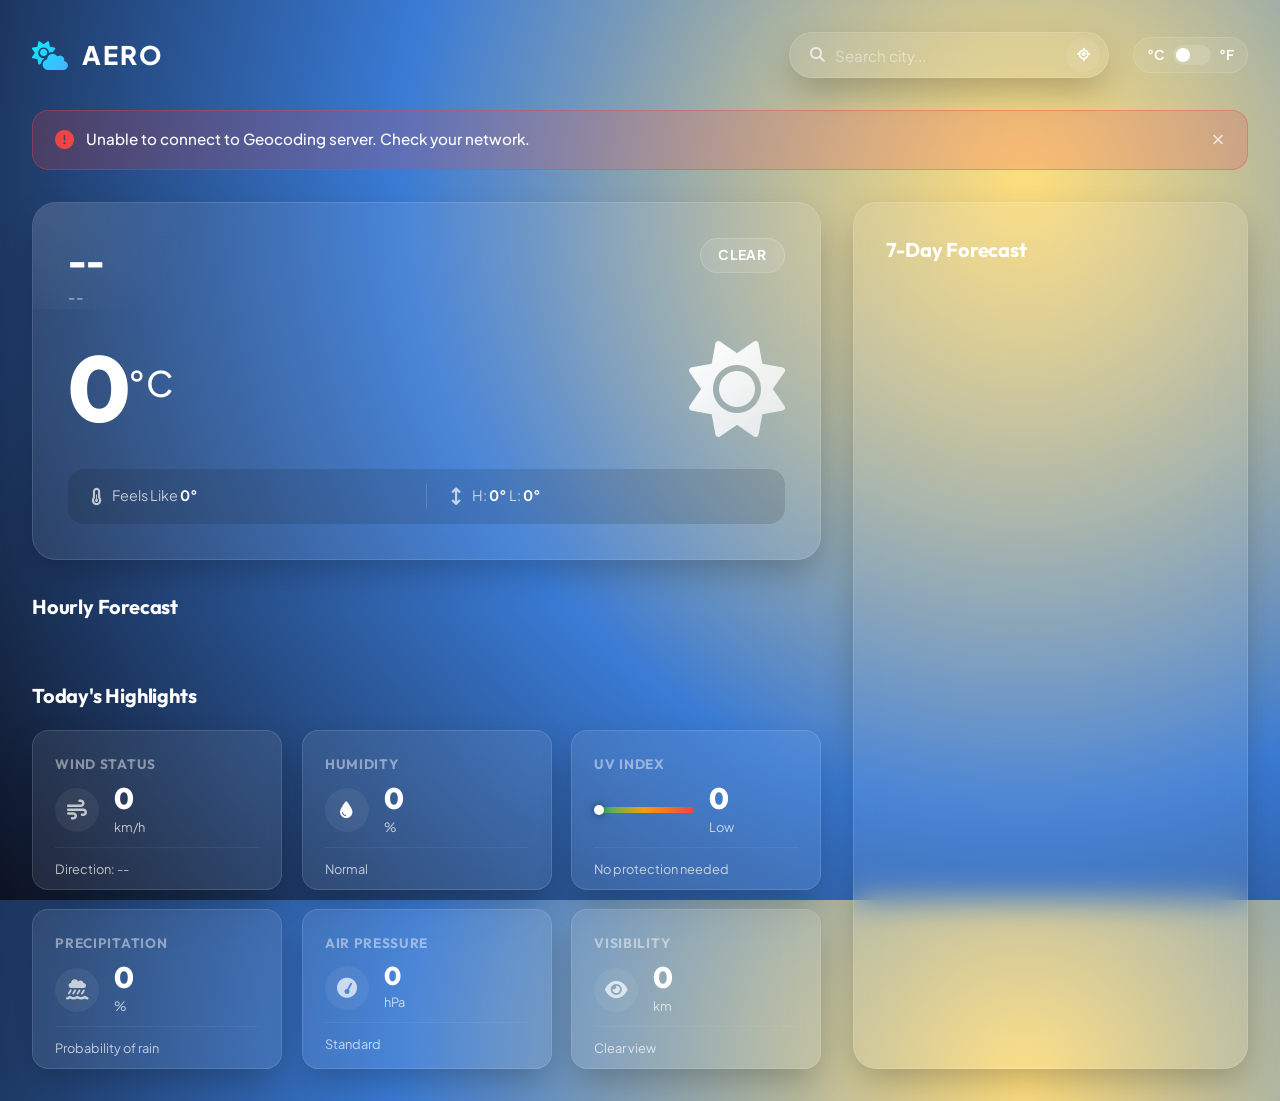
<file: index.html>
<!DOCTYPE html>
<html lang="en">
<head>
    <meta charset="UTF-8">
    <meta name="viewport" content="width=device-width, initial-scale=1.0">
    <title>Aero | Dynamic Weather Dashboard</title>
    <meta name="description" content="Access live weather conditions, hourly forecasts, and 7-day outlooks for any city using geolocation and auto-geocoded lookup.">
    <!-- Google Fonts -->
    <link rel="preconnect" href="https://fonts.googleapis.com">
    <link rel="preconnect" href="https://fonts.gstatic.com" crossorigin>
    <link href="https://fonts.googleapis.com/css2?family=Plus+Jakarta+Sans:wght@300;400;500;600;700;800&family=Outfit:wght@300;400;500;600;700;800;900&display=swap" rel="stylesheet">
    <!-- FontAwesome for Weather & Navigation Icons -->
    <link rel="stylesheet" href="https://cdnjs.cloudflare.com/ajax/libs/font-awesome/6.4.0/css/all.min.css">
    <!-- Main Stylesheet -->
    <link rel="stylesheet" href="style.css">
</head>
<body class="weather-sunny">

    <!-- Ambient Animated Weather Overlays -->
    <div class="weather-bg-overlay">
        <!-- Sunrays for Sunny weather -->
        <div class="sunny-rays"></div>
        <!-- Clouds for Cloudy weather -->
        <div class="cloudy-container">
            <div class="cloud cloud-1"></div>
            <div class="cloud cloud-2"></div>
            <div class="cloud cloud-3"></div>
        </div>
        <!-- Rain/Thunder elements -->
        <div class="rain-container"></div>
        <div class="thunder-flash"></div>
        <!-- Snow elements -->
        <div class="snow-container"></div>
    </div>

    <div class="app-container">
        <!-- Main Search and Top Controls -->
        <header class="app-header">
            <div class="brand">
                <span class="brand-icon"><i class="fa-solid fa-cloud-sun"></i></span>
                <span class="brand-text">AERO</span>
            </div>
            
            <div class="controls-wrapper">
                <form class="search-form" id="search-form" autocomplete="off">
                    <div class="search-input-wrapper">
                        <i class="fa-solid fa-magnifying-glass search-icon"></i>
                        <input type="text" id="search-input" placeholder="Search city..." aria-label="Search city name">
                        <button type="button" id="geo-btn" class="geo-btn" title="Use my current location">
                            <i class="fa-solid fa-location-crosshairs"></i>
                        </button>
                    </div>
                    <!-- Auto-suggestions Dropdown -->
                    <div class="suggestions-dropdown" id="suggestions-dropdown"></div>
                </form>

                <!-- Units Toggle Slider -->
                <div class="unit-toggle-container">
                    <span class="unit-label">°C</span>
                    <label class="switch">
                        <input type="checkbox" id="unit-checkbox">
                        <span class="slider round"></span>
                    </label>
                    <span class="unit-label">°F</span>
                </div>
            </div>
        </header>

        <!-- Error Notification Panel -->
        <div class="error-panel" id="error-panel">
            <span class="error-icon"><i class="fa-solid fa-circle-exclamation"></i></span>
            <span class="error-message" id="error-message">City not found. Please try again.</span>
            <button class="error-close-btn" id="error-close-btn">&times;</button>
        </div>

        <!-- Main Loading Skeleton UI -->
        <div class="loading-overlay" id="loading-overlay">
            <div class="skeleton-hero"></div>
            <div class="skeleton-grid">
                <div class="skeleton-card"></div>
                <div class="skeleton-card"></div>
                <div class="skeleton-card"></div>
                <div class="skeleton-card"></div>
            </div>
        </div>

        <!-- Main Weather Dashboard Section -->
        <main class="dashboard-grid" id="dashboard-content">
            
            <!-- Left Panel: Hero and Daily Highlights -->
            <div class="left-panel">
                
                <!-- Main Hero Current Weather Card -->
                <section class="hero-weather-card">
                    <div class="hero-header">
                        <div class="location-details">
                            <h1 id="city-name">--</h1>
                            <p id="current-date">--</p>
                        </div>
                        <div class="weather-badge" id="weather-description-badge">Clear</div>
                    </div>
                    <div class="hero-body">
                        <div class="temp-display">
                            <span class="temperature" id="current-temp">0</span>
                            <span class="temp-degree" id="temp-degree-symbol">°C</span>
                        </div>
                        <div class="weather-art">
                            <i id="weather-main-icon" class="fa-solid fa-sun weather-icon-pulse"></i>
                        </div>
                    </div>
                    <div class="hero-footer">
                        <div class="meta-item">
                            <span class="meta-icon"><i class="fa-solid fa-temperature-half"></i></span>
                            <span class="meta-text">Feels Like <strong id="feels-like-temp">0°</strong></span>
                        </div>
                        <div class="meta-divider"></div>
                        <div class="meta-item">
                            <span class="meta-icon"><i class="fa-solid fa-arrows-up-down"></i></span>
                            <span class="meta-text">H: <strong id="temp-max">0°</strong> L: <strong id="temp-min">0°</strong></span>
                        </div>
                    </div>
                </section>

                <!-- 24-Hour Timeline -->
                <section class="hourly-forecast-section">
                    <h2 class="section-title">Hourly Forecast</h2>
                    <div class="hourly-scroll-container" id="hourly-scroll-container">
                        <!-- Populated by JavaScript -->
                    </div>
                </section>

                <!-- Detailed Metrics Highlights Grid -->
                <section class="highlights-section">
                    <h2 class="section-title">Today's Highlights</h2>
                    <div class="highlights-grid">
                        
                        <!-- Wind Card -->
                        <div class="highlight-card">
                            <h3 class="card-title">Wind Status</h3>
                            <div class="card-content">
                                <div class="wind-icon-box">
                                    <i class="fa-solid fa-wind"></i>
                                </div>
                                <div class="value-block">
                                    <span class="value" id="wind-speed">0</span>
                                    <span class="unit" id="wind-unit">km/h</span>
                                </div>
                            </div>
                            <div class="card-footer">
                                <span class="footer-label" id="wind-dir">Direction: --</span>
                            </div>
                        </div>

                        <!-- Humidity Card -->
                        <div class="highlight-card">
                            <h3 class="card-title">Humidity</h3>
                            <div class="card-content">
                                <div class="humidity-gauge">
                                    <div class="gauge-fill" id="humidity-gauge-fill"></div>
                                    <i class="fa-solid fa-droplet gauge-icon"></i>
                                </div>
                                <div class="value-block">
                                    <span class="value" id="humidity-value">0</span>
                                    <span class="unit">%</span>
                                </div>
                            </div>
                            <div class="card-footer">
                                <span class="footer-label" id="humidity-status">Normal</span>
                            </div>
                        </div>

                        <!-- UV Index Card -->
                        <div class="highlight-card">
                            <h3 class="card-title">UV Index</h3>
                            <div class="card-content">
                                <div class="uv-index-bar">
                                    <div class="uv-marker" id="uv-marker"></div>
                                </div>
                                <div class="value-block">
                                    <span class="value" id="uv-value">0</span>
                                    <span class="unit" id="uv-status">Low</span>
                                </div>
                            </div>
                            <div class="card-footer">
                                <span class="footer-label" id="uv-advice">No protection needed</span>
                            </div>
                        </div>

                        <!-- Humidity/Rain/Precipitation Probability Card -->
                        <div class="highlight-card">
                            <h3 class="card-title">Precipitation</h3>
                            <div class="card-content">
                                <div class="precip-icon-box">
                                    <i class="fa-solid fa-cloud-showers-water"></i>
                                </div>
                                <div class="value-block">
                                    <span class="value" id="precip-prob">0</span>
                                    <span class="unit">%</span>
                                </div>
                            </div>
                            <div class="card-footer">
                                <span class="footer-label" id="precip-info">Probability of rain</span>
                            </div>
                        </div>

                        <!-- Pressure Card -->
                        <div class="highlight-card">
                            <h3 class="card-title">Air Pressure</h3>
                            <div class="card-content font-reduced">
                                <div class="pressure-icon-box">
                                    <i class="fa-solid fa-gauge-simple-high"></i>
                                </div>
                                <div class="value-block">
                                    <span class="value" id="pressure-value">0</span>
                                    <span class="unit">hPa</span>
                                </div>
                            </div>
                            <div class="card-footer">
                                <span class="footer-label" id="pressure-status">Standard</span>
                            </div>
                        </div>

                        <!-- Visibility Card -->
                        <div class="highlight-card">
                            <h3 class="card-title">Visibility</h3>
                            <div class="card-content">
                                <div class="visibility-icon-box">
                                    <i class="fa-solid fa-eye"></i>
                                </div>
                                <div class="value-block">
                                    <span class="value" id="visibility-value">0</span>
                                    <span class="unit">km</span>
                                </div>
                            </div>
                            <div class="card-footer">
                                <span class="footer-label" id="visibility-status">Clear view</span>
                            </div>
                        </div>

                    </div>
                </section>

            </div>

            <!-- Right Panel: 7-Day Forecast -->
            <div class="right-panel">
                <section class="forecast-section">
                    <h2 class="section-title">7-Day Forecast</h2>
                    <div class="forecast-list" id="forecast-list">
                        <!-- Populated by JavaScript -->
                    </div>
                </section>
            </div>

        </main>
    </div>

    <!-- JavaScript Execution -->
    <script src="script.js"></script>
</body>
</html>
</file>
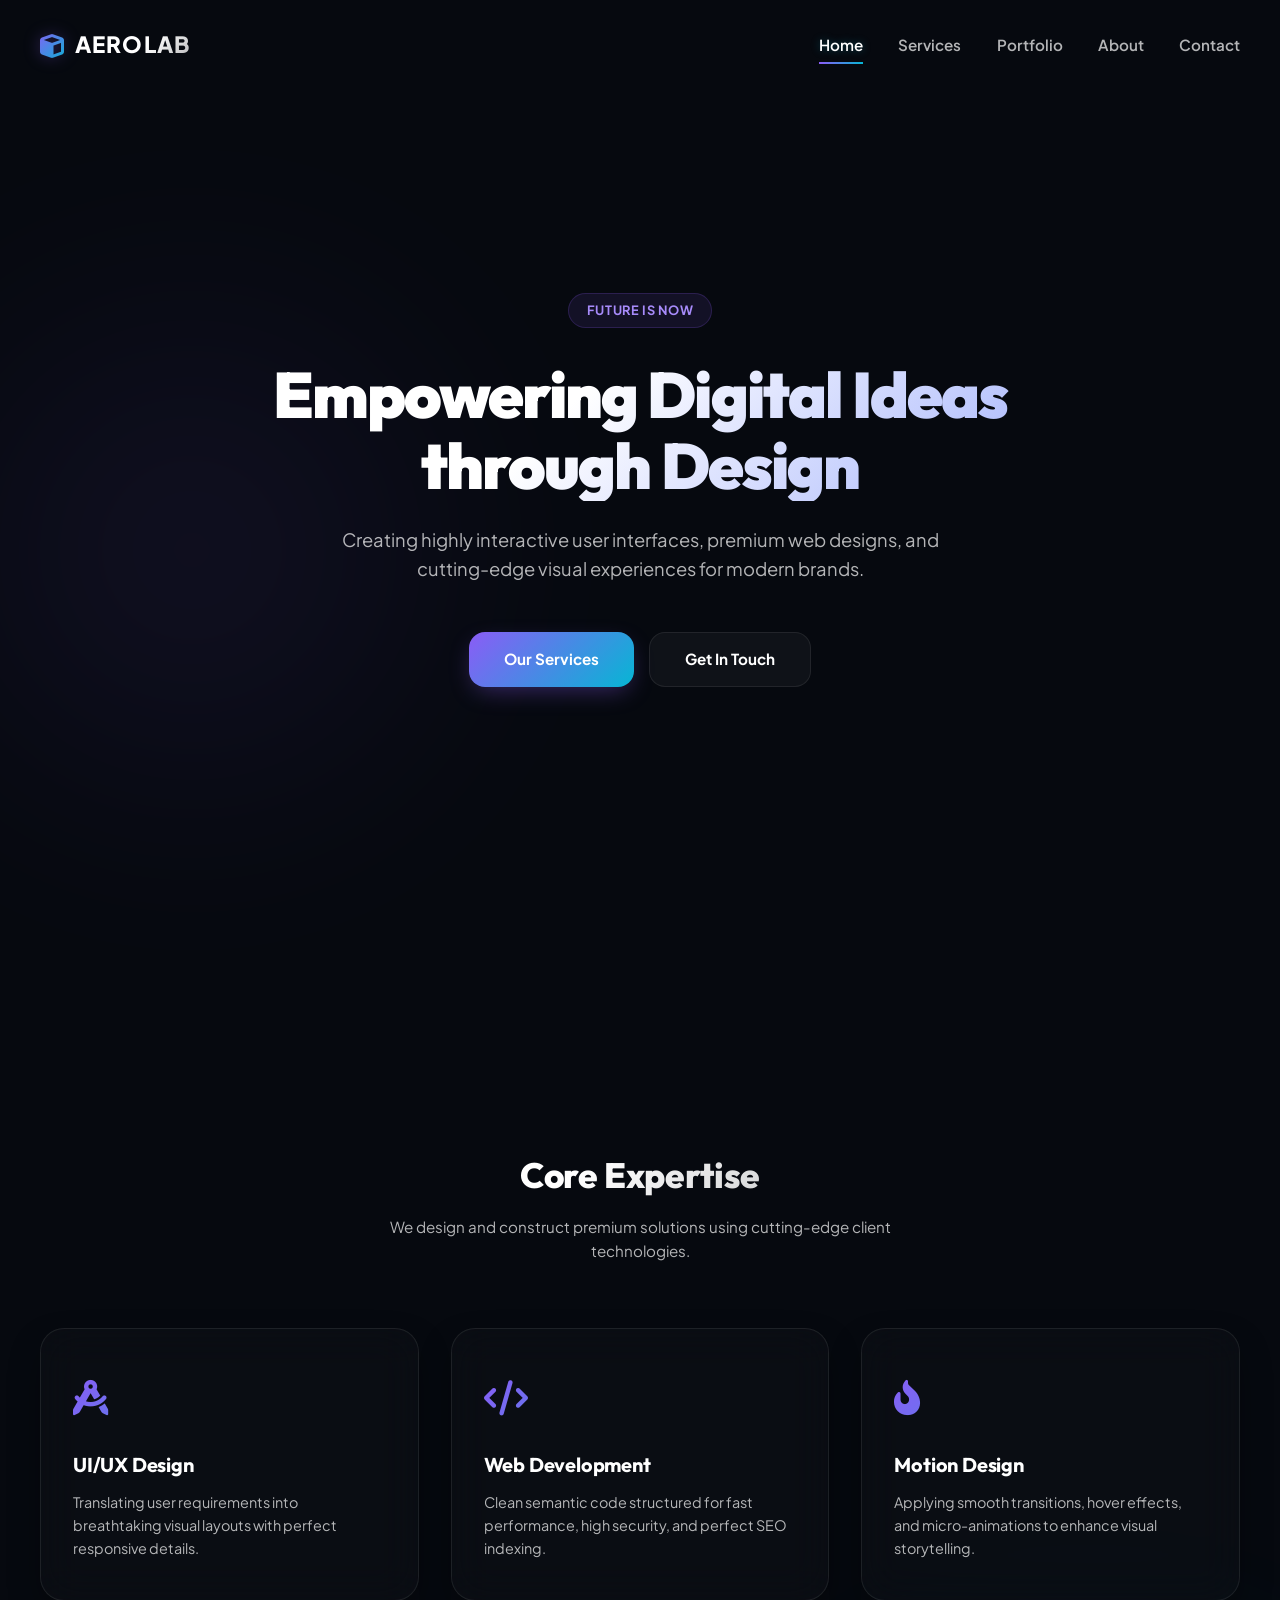
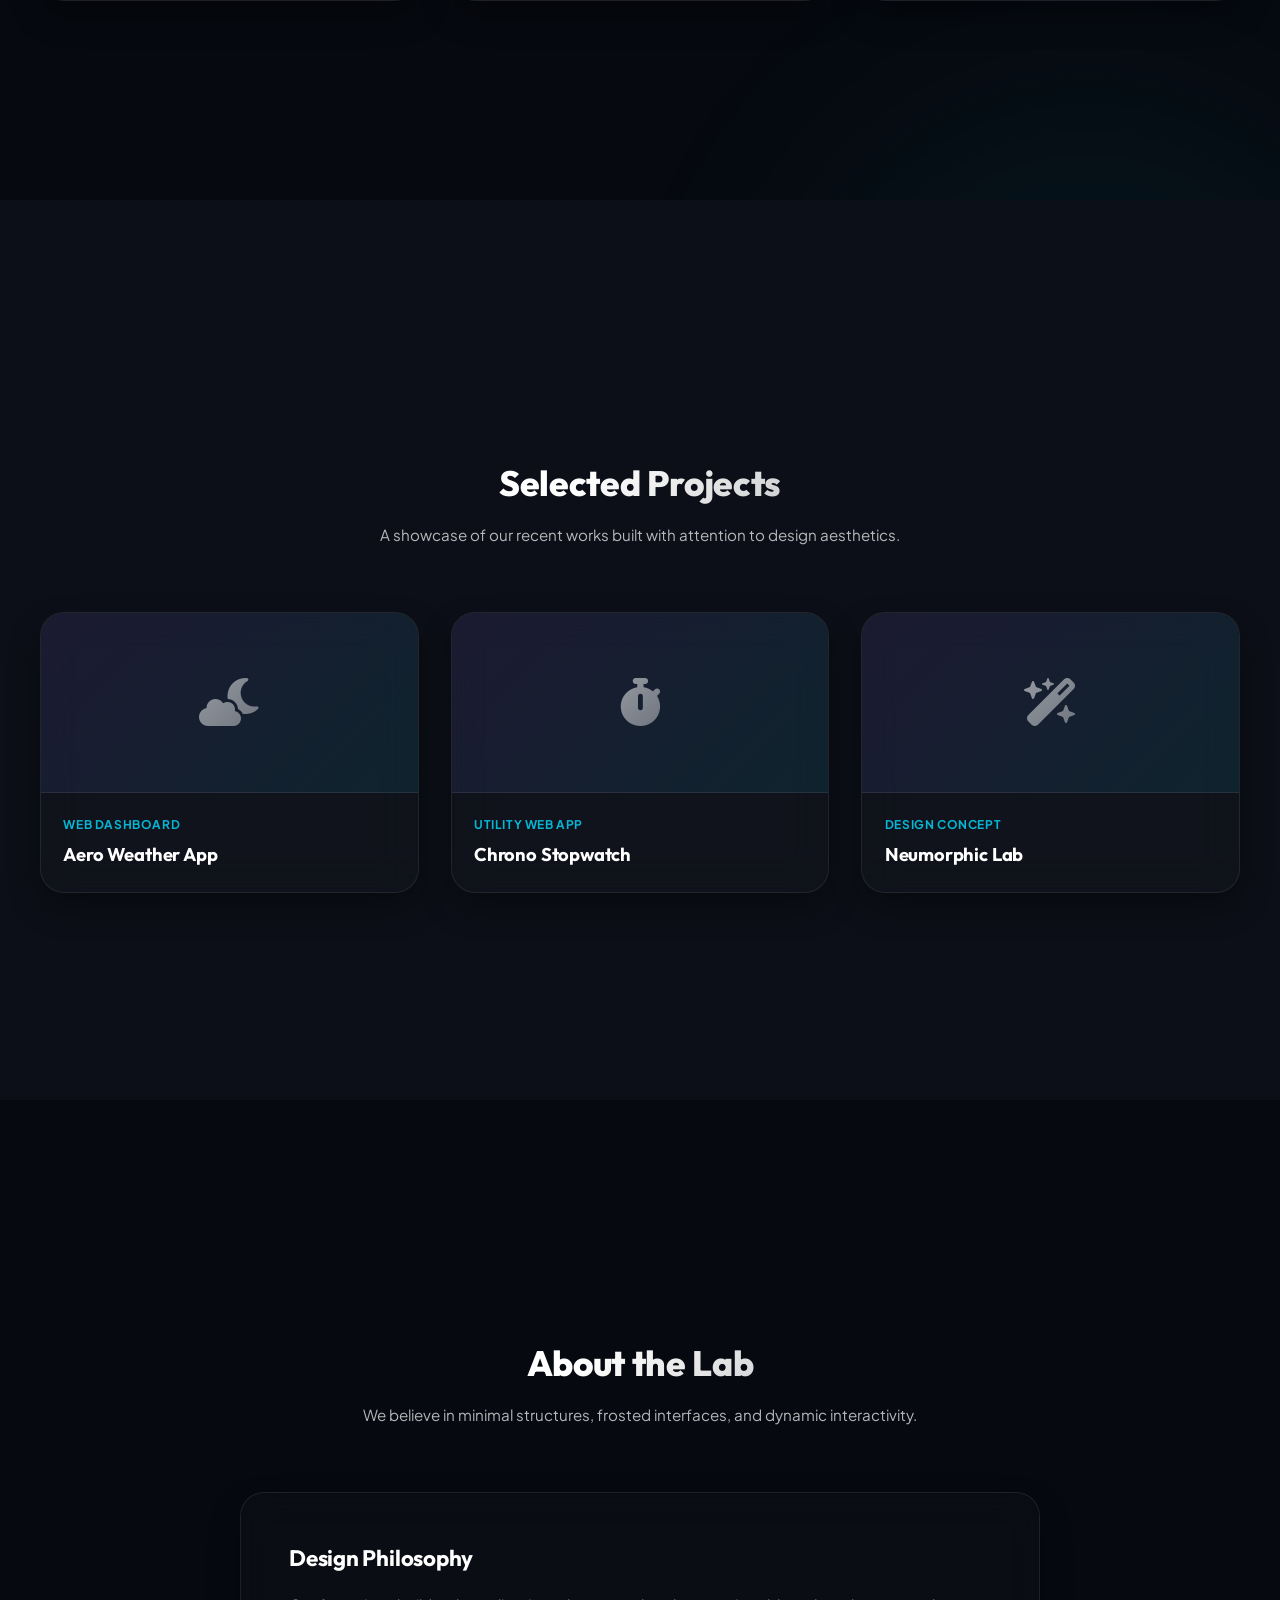
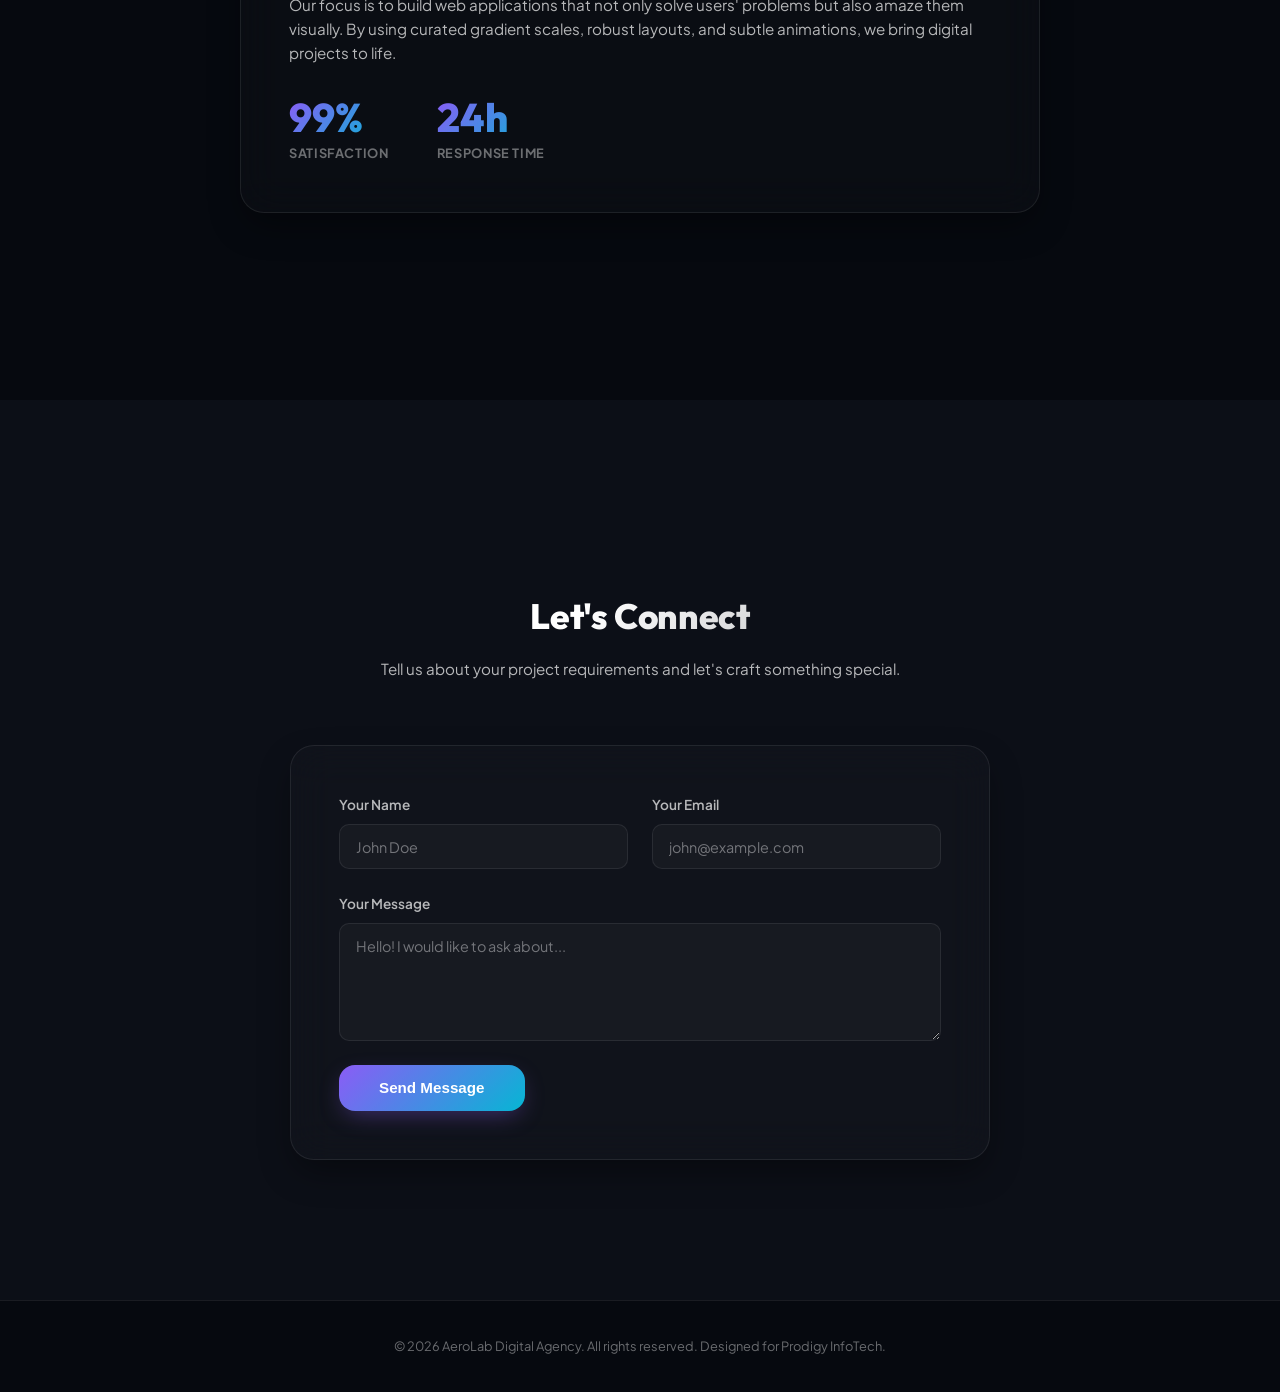
<file: navigation-menu/index.html>
<!DOCTYPE html>
<html lang="en">
<head>
    <meta charset="UTF-8">
    <meta name="viewport" content="width=device-width, initial-scale=1.0">
    <title>AeroNav | Interactive Navigation Menu</title>
    <meta name="description" content="A premium interactive navigation menu with scroll-based styling transitions, active section highlighting, and mobile responsiveness.">
    <!-- Google Fonts -->
    <link rel="preconnect" href="https://fonts.googleapis.com">
    <link rel="preconnect" href="https://fonts.gstatic.com" crossorigin>
    <link href="https://fonts.googleapis.com/css2?family=Outfit:wght@300;400;500;600;700;800;900&family=Plus+Jakarta+Sans:wght@300;400;500;600;700;800&display=swap" rel="stylesheet">
    <!-- FontAwesome for Icons -->
    <link rel="stylesheet" href="https://cdnjs.cloudflare.com/ajax/libs/font-awesome/6.4.0/css/all.min.css">
    <!-- Main Stylesheet -->
    <link rel="stylesheet" href="style.css">
</head>
<body>

    <!-- Ambient Floating Gradients -->
    <div class="glow-orb orb-1"></div>
    <div class="glow-orb orb-2"></div>
    <div class="glow-orb orb-3"></div>

    <!-- Fixed Header & Navigation -->
    <header class="main-header" id="main-header">
        <div class="header-container">
            <a href="#home" class="brand" id="brand-logo">
                <span class="brand-icon"><i class="fa-solid fa-cube"></i></span>
                <span class="brand-text">AEROLAB</span>
            </a>

            <!-- Mobile Hamburger Menu Button -->
            <button class="mobile-toggle" id="mobile-toggle" aria-label="Toggle Navigation Menu">
                <span class="bar bar-1"></span>
                <span class="bar bar-2"></span>
                <span class="bar bar-3"></span>
            </button>

            <!-- Navigation Links -->
            <nav class="navbar" id="navbar">
                <ul class="nav-menu" id="nav-menu">
                    <li class="nav-item">
                        <a href="#home" class="nav-link active">Home</a>
                    </li>
                    <li class="nav-item">
                        <a href="#services" class="nav-link">Services</a>
                    </li>
                    <li class="nav-item">
                        <a href="#portfolio" class="nav-link">Portfolio</a>
                    </li>
                    <li class="nav-item">
                        <a href="#about" class="nav-link">About</a>
                    </li>
                    <li class="nav-item">
                        <a href="#contact" class="nav-link">Contact</a>
                    </li>
                </ul>
            </nav>
        </div>
    </header>

    <!-- Sections (Landing Page) -->
    
    <!-- Section 1: Home (Hero) -->
    <section id="home" class="section-container hero-section">
        <div class="hero-content">
            <div class="badge">Future is Now</div>
            <h1>Empowering Digital Ideas through Design</h1>
            <p>Creating highly interactive user interfaces, premium web designs, and cutting-edge visual experiences for modern brands.</p>
            <div class="hero-actions">
                <a href="#services" class="btn btn-primary">Our Services</a>
                <a href="#contact" class="btn btn-secondary">Get In Touch</a>
            </div>
        </div>
    </section>

    <!-- Section 2: Services -->
    <section id="services" class="section-container">
        <div class="section-header">
            <h2 class="section-title">Core Expertise</h2>
            <p class="section-subtitle">We design and construct premium solutions using cutting-edge client technologies.</p>
        </div>
        <div class="services-grid">
            <div class="service-card">
                <div class="card-icon"><i class="fa-solid fa-compass-drafting"></i></div>
                <h3>UI/UX Design</h3>
                <p>Translating user requirements into breathtaking visual layouts with perfect responsive details.</p>
            </div>
            <div class="service-card">
                <div class="card-icon"><i class="fa-solid fa-code"></i></div>
                <h3>Web Development</h3>
                <p>Clean semantic code structured for fast performance, high security, and perfect SEO indexing.</p>
            </div>
            <div class="service-card">
                <div class="card-icon"><i class="fa-solid fa-fire-flame-curved"></i></div>
                <h3>Motion Design</h3>
                <p>Applying smooth transitions, hover effects, and micro-animations to enhance visual storytelling.</p>
            </div>
        </div>
    </section>

    <!-- Section 3: Portfolio -->
    <section id="portfolio" class="section-container alternative-bg">
        <div class="section-header">
            <h2 class="section-title">Selected Projects</h2>
            <p class="section-subtitle">A showcase of our recent works built with attention to design aesthetics.</p>
        </div>
        <div class="portfolio-grid">
            <div class="portfolio-item">
                <div class="portfolio-image">
                    <i class="fa-solid fa-cloud-moon art-placeholder"></i>
                </div>
                <div class="portfolio-meta">
                    <span class="item-cat">Web Dashboard</span>
                    <h3>Aero Weather App</h3>
                </div>
            </div>
            <div class="portfolio-item">
                <div class="portfolio-image">
                    <i class="fa-solid fa-stopwatch art-placeholder"></i>
                </div>
                <div class="portfolio-meta">
                    <span class="item-cat">Utility Web App</span>
                    <h3>Chrono Stopwatch</h3>
                </div>
            </div>
            <div class="portfolio-item">
                <div class="portfolio-image">
                    <i class="fa-solid fa-wand-magic-sparkles art-placeholder"></i>
                </div>
                <div class="portfolio-meta">
                    <span class="item-cat">Design Concept</span>
                    <h3>Neumorphic Lab</h3>
                </div>
            </div>
        </div>
    </section>

    <!-- Section 4: About -->
    <section id="about" class="section-container">
        <div class="section-header">
            <h2 class="section-title">About the Lab</h2>
            <p class="section-subtitle">We believe in minimal structures, frosted interfaces, and dynamic interactivity.</p>
        </div>
        <div class="about-content">
            <div class="about-text">
                <h3>Design Philosophy</h3>
                <p>Our focus is to build web applications that not only solve users' problems but also amaze them visually. By using curated gradient scales, robust layouts, and subtle animations, we bring digital projects to life.</p>
                <div class="stats-row">
                    <div class="stat-item">
                        <span class="stat-num">99%</span>
                        <span class="stat-label">Satisfaction</span>
                    </div>
                    <div class="stat-item">
                        <span class="stat-num">24h</span>
                        <span class="stat-label">Response time</span>
                    </div>
                </div>
            </div>
        </div>
    </section>

    <!-- Section 5: Contact -->
    <section id="contact" class="section-container alternative-bg">
        <div class="section-header">
            <h2 class="section-title">Let's Connect</h2>
            <p class="section-subtitle">Tell us about your project requirements and let's craft something special.</p>
        </div>
        <div class="contact-card-wrapper">
            <form class="contact-form" id="contact-form" autocomplete="off" onsubmit="event.preventDefault();">
                <div class="form-row">
                    <div class="form-group">
                        <label for="name">Your Name</label>
                        <input type="text" id="name" placeholder="John Doe" required>
                    </div>
                    <div class="form-group">
                        <label for="email">Your Email</label>
                        <input type="email" id="email" placeholder="john@example.com" required>
                    </div>
                </div>
                <div class="form-group">
                    <label for="msg">Your Message</label>
                    <textarea id="msg" placeholder="Hello! I would like to ask about..." rows="5" required></textarea>
                </div>
                <button type="submit" class="btn btn-primary btn-submit">Send Message</button>
            </form>
        </div>
    </section>

    <!-- Footer -->
    <footer class="app-footer">
        <p>&copy; 2026 AeroLab Digital Agency. All rights reserved. Designed for Prodigy InfoTech.</p>
    </footer>

    <!-- Script -->
    <script src="script.js"></script>
</body>
</html>
</file>
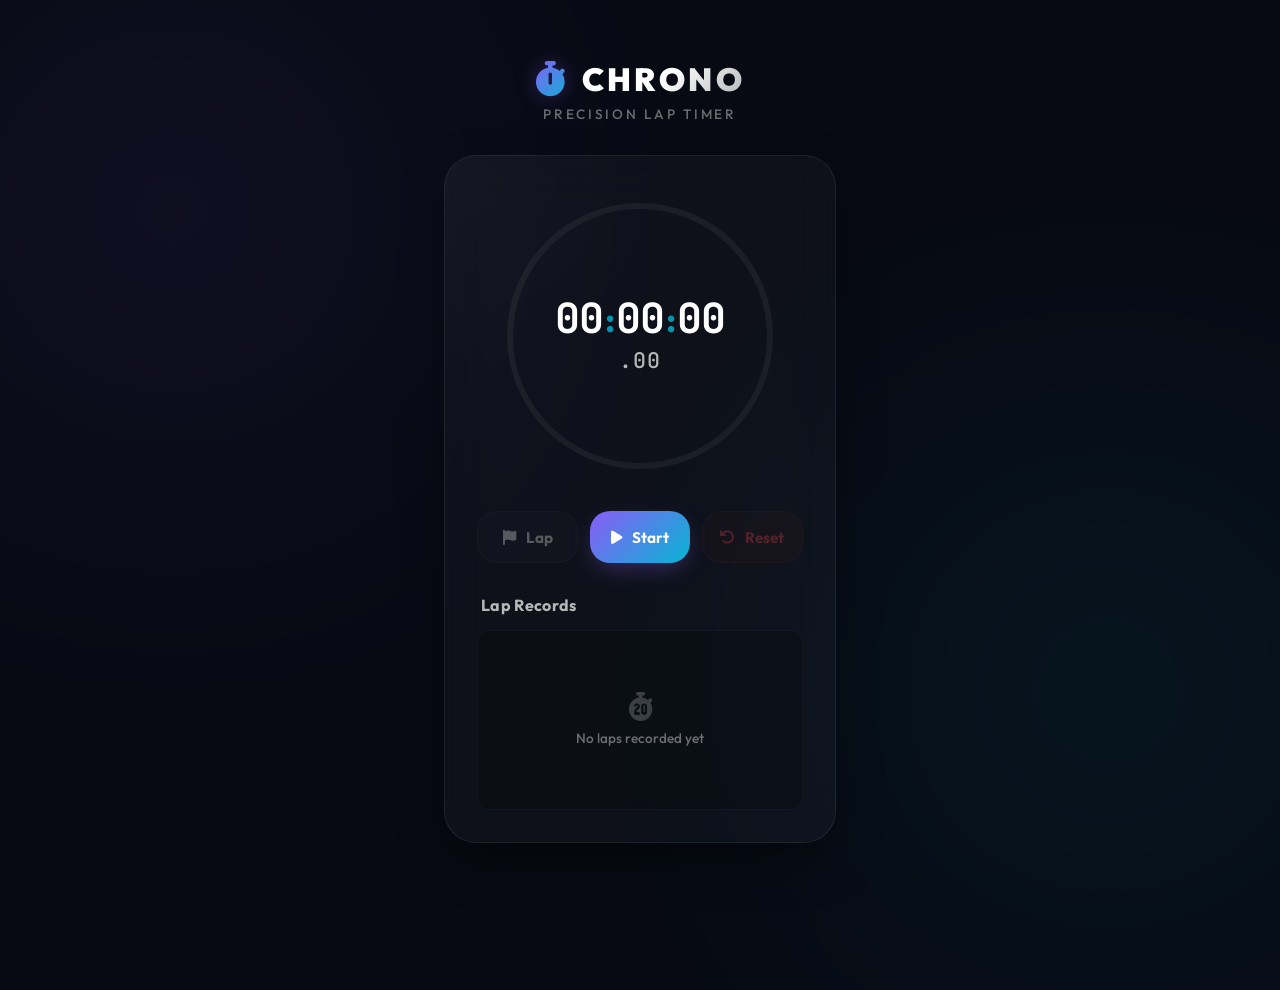
<file: stopwatch/index.html>
<!DOCTYPE html>
<html lang="en">
<head>
    <meta charset="UTF-8">
    <meta name="viewport" content="width=device-width, initial-scale=1.0">
    <title>Chrono | Premium Stopwatch</title>
    <meta name="description" content="A high-accuracy digital stopwatch web application with lap timing, split calculations, and beautiful modern animations.">
    <!-- Google Fonts -->
    <link rel="preconnect" href="https://fonts.googleapis.com">
    <link rel="preconnect" href="https://fonts.gstatic.com" crossorigin>
    <link href="https://fonts.googleapis.com/css2?family=Outfit:wght@300;400;500;600;700;800;900&family=JetBrains+Mono:wght@400;500;700&display=swap" rel="stylesheet">
    <!-- FontAwesome for Controls Icons -->
    <link rel="stylesheet" href="https://cdnjs.cloudflare.com/ajax/libs/font-awesome/6.4.0/css/all.min.css">
    <!-- Stylesheet -->
    <link rel="stylesheet" href="style.css">
</head>
<body>

    <!-- Space Background Gradients -->
    <div class="ambient-glow bg-glow-1"></div>
    <div class="ambient-glow bg-glow-2"></div>

    <div class="app-container">
        <!-- Header -->
        <header class="app-header">
            <div class="brand">
                <span class="brand-icon"><i class="fa-solid fa-stopwatch"></i></span>
                <span class="brand-text">CHRONO</span>
            </div>
            <div class="tagline">Precision Lap Timer</div>
        </header>

        <!-- Main Display Panel -->
        <main class="stopwatch-card">
            
            <!-- Circular Progress & Time Display -->
            <div class="timer-display-container">
                <svg class="progress-ring" width="280" height="280">
                    <circle class="progress-ring-track" stroke="rgba(255, 255, 255, 0.05)" stroke-width="6" fill="transparent" r="130" cx="140" cy="140"/>
                    <circle class="progress-ring-fill" id="progress-fill" stroke="url(#gradient-accent)" stroke-width="6" fill="transparent" r="130" cx="140" cy="140" stroke-linecap="round"/>
                    
                    <!-- Gradient Definition for Stroke -->
                    <defs>
                        <linearGradient id="gradient-accent" x1="0%" y1="0%" x2="100%" y2="100%">
                            <stop offset="0%" stop-color="#8b5cf6" />
                            <stop offset="100%" stop-color="#06b6d4" />
                        </linearGradient>
                    </defs>
                </svg>

                <div class="timer-digits-box">
                    <div class="time-main">
                        <span id="display-hours">00</span><span class="colon">:</span><span id="display-minutes">00</span><span class="colon">:</span><span id="display-seconds">00</span>
                    </div>
                    <div class="time-ms" id="display-ms">.00</div>
                </div>
            </div>

            <!-- Stopwatch Control Buttons -->
            <div class="controls-panel">
                <button id="lap-btn" class="btn btn-secondary" title="Record lap time" disabled>
                    <i class="fa-solid fa-flag"></i> Lap
                </button>
                
                <button id="start-btn" class="btn btn-primary" title="Start stopwatch">
                    <i class="fa-solid fa-play"></i> Start
                </button>
                
                <button id="reset-btn" class="btn btn-danger" title="Reset stopwatch" disabled>
                    <i class="fa-solid fa-arrow-rotate-left"></i> Reset
                </button>
            </div>

            <!-- Lap Times List Section -->
            <section class="laps-section" id="laps-section">
                <div class="laps-header">
                    <h3>Lap Records</h3>
                    <button id="clear-btn" class="clear-btn" title="Clear all lap records" disabled>Clear All</button>
                </div>
                <div class="laps-list-wrapper">
                    <div class="laps-list" id="laps-list">
                        <div class="empty-laps-state" id="empty-state">
                            <i class="fa-solid fa-stopwatch-20 empty-icon"></i>
                            <p>No laps recorded yet</p>
                        </div>
                    </div>
                </div>
            </section>

        </main>
    </div>

    <!-- Script -->
    <script src="script.js"></script>
</body>
</html>
</file>
<file: style.css>
/* ==========================================================================
   Aero Weather - Design System & Custom Style Rules
   ========================================================================== */

/* --- Custom Variables & Theme Tokens --- */
:root {
    --text-primary: #ffffff;
    --text-secondary: rgba(255, 255, 255, 0.7);
    --text-muted: rgba(255, 255, 255, 0.45);
    
    /* Glassmorphism Presets */
    --glass-bg: rgba(255, 255, 255, 0.08);
    --glass-border: rgba(255, 255, 255, 0.12);
    --glass-border-focus: rgba(255, 255, 255, 0.3);
    --glass-shadow: 0 15px 35px -5px rgba(0, 0, 0, 0.25);
    --glass-blur: 16px;
    
    /* Layout Sizes */
    --max-width: 1280px;
    --border-radius-lg: 24px;
    --border-radius-md: 16px;
    
    /* Transition Variables */
    --transition-fast: 0.2s cubic-bezier(0.4, 0, 0.2, 1);
    --transition-smooth: 0.4s cubic-bezier(0.4, 0, 0.2, 1);
}

/* --- Base & Reset --- */
* {
    margin: 0;
    padding: 0;
    box-sizing: border-box;
}

html {
    scroll-behavior: smooth;
    font-size: 16px;
    height: 100%;
}

body {
    font-family: 'Plus Jakarta Sans', sans-serif;
    color: var(--text-primary);
    min-height: 100vh;
    overflow-x: hidden;
    line-height: 1.5;
    position: relative;
    background-color: #0d1222;
    transition: background 1.5s ease;
}

h1, h2, h3, h4, h5, h6 {
    font-family: 'Outfit', sans-serif;
    font-weight: 700;
}

/* --- Webpage Scrollbar --- */
::-webkit-scrollbar {
    width: 8px;
    height: 6px;
}
::-webkit-scrollbar-track {
    background: transparent;
}
::-webkit-scrollbar-thumb {
    background: rgba(255, 255, 255, 0.15);
    border-radius: 4px;
}
::-webkit-scrollbar-thumb:hover {
    background: rgba(255, 255, 255, 0.3);
}

/* --- Weather Background overlays --- */
.weather-bg-overlay {
    position: fixed;
    top: 0;
    left: 0;
    width: 100vw;
    height: 100vh;
    z-index: -2;
    pointer-events: none;
    overflow: hidden;
    transition: background 1.5s ease;
}

/* 1. Sunny State Background */
body.weather-sunny {
    background: radial-gradient(circle at 80% 20%, #ffde7d 0%, #3a7bd5 50%, #0d1222 100%);
}
body.weather-sunny .sunny-rays {
    position: absolute;
    top: -20%;
    right: -20%;
    width: 80vw;
    height: 80vw;
    background: radial-gradient(circle, rgba(255, 222, 125, 0.25) 0%, transparent 70%);
    animation: rotateRays 40s linear infinite;
}

@keyframes rotateRays {
    100% { transform: rotate(360deg); }
}

/* 2. Cloudy State Background */
body.weather-cloudy {
    background: linear-gradient(135deg, #4b5563 0%, #1f2937 60%, #0d1222 100%);
}
.cloudy-container {
    display: none;
    position: absolute;
    inset: 0;
    opacity: 0.15;
}
body.weather-cloudy .cloudy-container {
    display: block;
}
.cloud {
    position: absolute;
    background: #ffffff;
    border-radius: 100px;
    filter: blur(20px);
}
.cloud-1 {
    width: 400px;
    height: 120px;
    top: 10%;
    left: -10%;
    animation: driftCloud 35s linear infinite;
}
.cloud-2 {
    width: 500px;
    height: 150px;
    top: 40%;
    right: -20%;
    animation: driftCloudReverse 45s linear infinite;
}
.cloud-3 {
    width: 300px;
    height: 100px;
    bottom: 10%;
    left: 20%;
    animation: driftCloud 30s linear infinite;
}

@keyframes driftCloud {
    0% { transform: translateX(-100px); }
    100% { transform: translateX(110vw); }
}
@keyframes driftCloudReverse {
    0% { transform: translateX(100px); }
    100% { transform: translateX(-110vw); }
}

/* 3. Rainy/Thunder State Background */
body.weather-rainy {
    background: linear-gradient(135deg, #1e293b 0%, #0f172a 60%, #020617 100%);
}
.rain-container {
    display: none;
    position: absolute;
    inset: 0;
    z-index: -1;
}
body.weather-rainy .rain-container {
    display: block;
}
.rain-drop {
    position: absolute;
    background: linear-gradient(transparent, rgba(255, 255, 255, 0.4));
    width: 1px;
    height: 40px;
    opacity: 0.7;
    animation: fallRain 1s linear infinite;
}

@keyframes fallRain {
    0% { transform: translateY(-50px) rotate(15deg); }
    100% { transform: translateY(105vh) rotate(15deg); }
}

/* 4. Snowy State Background */
body.weather-snowy {
    background: radial-gradient(circle at 50% 50%, #475569 0%, #1e293b 60%, #0f172a 100%);
}
.snow-container {
    display: none;
    position: absolute;
    inset: 0;
    z-index: -1;
}
body.weather-snowy .snow-container {
    display: block;
}
.snowflake {
    position: absolute;
    background: #ffffff;
    border-radius: 50%;
    opacity: 0.8;
    animation: fallSnow 4s linear infinite;
}

@keyframes fallSnow {
    0% { transform: translateY(-20px) translateX(0) rotate(0deg); }
    50% { transform: translateY(50vh) translateX(30px) rotate(180deg); }
    100% { transform: translateY(105vh) translateX(-20px) rotate(360deg); }
}


/* --- Main Layout Wrapper --- */
.app-container {
    width: 100%;
    max-width: var(--max-width);
    margin: 0 auto;
    padding: 2rem;
    position: relative;
    z-index: 1;
}

/* --- Header & Search Bar --- */
.app-header {
    display: flex;
    align-items: center;
    justify-content: space-between;
    margin-bottom: 2rem;
    gap: 2rem;
}

.brand {
    display: flex;
    align-items: center;
    gap: 12px;
    font-size: 1.6rem;
    font-weight: 800;
    letter-spacing: 0.08em;
}

.brand-icon {
    font-size: 1.8rem;
    background: linear-gradient(135deg, #00f2fe, #4facfe);
    -webkit-background-clip: text;
    -webkit-text-fill-color: transparent;
}

.controls-wrapper {
    display: flex;
    align-items: center;
    gap: 1.5rem;
    flex-wrap: wrap;
}

/* Search Form */
.search-form {
    position: relative;
    width: 320px;
}

.search-input-wrapper {
    display: flex;
    align-items: center;
    background: var(--glass-bg);
    border: 1px solid var(--glass-border);
    border-radius: 50px;
    padding: 0 0.5rem 0 1.2rem;
    height: 46px;
    box-shadow: var(--glass-shadow);
    backdrop-filter: blur(var(--glass-blur));
    -webkit-backdrop-filter: blur(var(--glass-blur));
    transition: border-color var(--transition-fast), box-shadow var(--transition-fast);
}

.search-input-wrapper:focus-within {
    border-color: var(--glass-border-focus);
    box-shadow: 0 0 15px rgba(255, 255, 255, 0.1);
}

.search-icon {
    color: var(--text-secondary);
    margin-right: 10px;
    font-size: 0.95rem;
}

.search-input-wrapper input {
    flex: 1;
    background: transparent;
    border: none;
    outline: none;
    color: var(--text-primary);
    font-family: inherit;
    font-size: 0.95rem;
}

.search-input-wrapper input::placeholder {
    color: var(--text-muted);
}

.geo-btn {
    background: rgba(255, 255, 255, 0.08);
    border: none;
    border-radius: 50%;
    width: 34px;
    height: 34px;
    display: flex;
    align-items: center;
    justify-content: center;
    color: var(--text-primary);
    cursor: pointer;
    transition: background var(--transition-fast), transform var(--transition-fast);
}

.geo-btn:hover {
    background: rgba(255, 255, 255, 0.18);
    transform: scale(1.05);
}

/* Auto-suggestions Dropdown */
.suggestions-dropdown {
    position: absolute;
    top: calc(100% + 8px);
    left: 0;
    width: 100%;
    background: rgba(20, 27, 54, 0.95);
    border: 1px solid var(--glass-border);
    border-radius: var(--border-radius-md);
    box-shadow: 0 20px 40px rgba(0,0,0,0.5);
    backdrop-filter: blur(20px);
    -webkit-backdrop-filter: blur(20px);
    z-index: 100;
    max-height: 250px;
    overflow-y: auto;
    display: none;
}

.suggestions-dropdown.active {
    display: block;
}

.suggestion-item {
    padding: 0.8rem 1.2rem;
    cursor: pointer;
    transition: background var(--transition-fast);
    border-bottom: 1px solid rgba(255, 255, 255, 0.05);
}

.suggestion-item:last-child {
    border-bottom: none;
}

.suggestion-item:hover {
    background: rgba(255, 255, 255, 0.08);
}

.suggestion-item strong {
    color: var(--text-primary);
    font-weight: 600;
}

.suggestion-item span {
    font-size: 0.85rem;
    color: var(--text-secondary);
    display: block;
    margin-top: 2px;
}

/* Units switch */
.unit-toggle-container {
    display: flex;
    align-items: center;
    gap: 8px;
    background: var(--glass-bg);
    border: 1px solid var(--glass-border);
    padding: 0.4rem 0.8rem;
    border-radius: 50px;
    backdrop-filter: blur(var(--glass-blur));
    -webkit-backdrop-filter: blur(var(--glass-blur));
}

.unit-label {
    font-size: 0.85rem;
    font-weight: 700;
}

.switch {
    position: relative;
    display: inline-block;
    width: 38px;
    height: 20px;
}

.switch input {
    opacity: 0;
    width: 0;
    height: 0;
}

.slider {
    position: absolute;
    cursor: pointer;
    top: 0;
    left: 0;
    right: 0;
    bottom: 0;
    background-color: rgba(255,255,255,0.15);
    transition: .3s;
}

.slider:before {
    position: absolute;
    content: "";
    height: 14px;
    width: 14px;
    left: 3px;
    bottom: 3px;
    background-color: white;
    transition: .3s;
}

input:checked + .slider {
    background-color: rgba(255,255,255,0.25);
}

input:checked + .slider:before {
    transform: translateX(18px);
}

.slider.round {
    border-radius: 34px;
}

.slider.round:before {
    border-radius: 50%;
}


/* --- Error Panel --- */
.error-panel {
    background: rgba(239, 68, 68, 0.2);
    border: 1px solid rgba(239, 68, 68, 0.35);
    border-radius: var(--border-radius-md);
    padding: 0.9rem 1.4rem;
    margin-bottom: 2rem;
    display: none;
    align-items: center;
    gap: 12px;
    backdrop-filter: blur(10px);
    -webkit-backdrop-filter: blur(10px);
    animation: slideDown 0.3s ease;
}

.error-panel.active {
    display: flex;
}

.error-icon {
    color: #ef4444;
    font-size: 1.2rem;
}

.error-message {
    flex: 1;
    font-size: 0.95rem;
    font-weight: 500;
}

.error-close-btn {
    background: transparent;
    border: none;
    color: var(--text-primary);
    font-size: 1.4rem;
    cursor: pointer;
    opacity: 0.7;
    transition: opacity var(--transition-fast);
}

.error-close-btn:hover {
    opacity: 1;
}

@keyframes slideDown {
    0% { transform: translateY(-10px); opacity: 0; }
    100% { transform: translateY(0); opacity: 1; }
}


/* --- Dashboard Main Grid --- */
.dashboard-grid {
    display: grid;
    grid-template-columns: 2fr 1fr;
    gap: 2rem;
}

.left-panel {
    display: flex;
    flex-direction: column;
    gap: 2rem;
}


/* --- Current Weather Hero Card --- */
.hero-weather-card {
    background: var(--glass-bg);
    border: 1px solid var(--glass-border);
    border-radius: var(--border-radius-lg);
    padding: 2.2rem;
    box-shadow: var(--glass-shadow);
    backdrop-filter: blur(var(--glass-blur));
    -webkit-backdrop-filter: blur(var(--glass-blur));
    position: relative;
    overflow: hidden;
}

.hero-weather-card::before {
    content: '';
    position: absolute;
    top: -30%;
    left: -30%;
    width: 60%;
    height: 60%;
    background: radial-gradient(circle, rgba(255,255,255,0.08) 0%, transparent 60%);
    pointer-events: none;
}

.hero-header {
    display: flex;
    justify-content: space-between;
    align-items: flex-start;
    margin-bottom: 2rem;
}

.location-details h1 {
    font-size: 2.5rem;
    line-height: 1.1;
    margin-bottom: 4px;
}

.location-details p {
    color: var(--text-secondary);
    font-size: 0.95rem;
}

.weather-badge {
    background: rgba(255, 255, 255, 0.1);
    border: 1px solid rgba(255, 255, 255, 0.15);
    padding: 0.4rem 1.1rem;
    border-radius: 50px;
    font-size: 0.85rem;
    font-weight: 700;
    letter-spacing: 0.05em;
    text-transform: uppercase;
}

.hero-body {
    display: flex;
    justify-content: space-between;
    align-items: center;
    margin-bottom: 2rem;
}

.temp-display {
    display: flex;
    align-items: flex-start;
}

.temperature {
    font-family: 'Outfit', sans-serif;
    font-size: 5.8rem;
    font-weight: 800;
    line-height: 0.85;
    letter-spacing: -0.05em;
}

.temp-degree {
    font-size: 2.2rem;
    font-weight: 500;
    margin-top: 0.5rem;
    margin-left: 2px;
}

.weather-art {
    display: flex;
    justify-content: center;
    align-items: center;
}

.weather-art i {
    font-size: 6rem;
    background: linear-gradient(135deg, #ffffff 0%, rgba(255,255,255,0.7) 100%);
    -webkit-background-clip: text;
    -webkit-text-fill-color: transparent;
}

.weather-icon-pulse {
    animation: scalePulse 4s ease-in-out infinite alternate;
}

@keyframes scalePulse {
    0% { transform: scale(0.96); filter: drop-shadow(0 0 10px rgba(255,255,255,0.1)); }
    100% { transform: scale(1.04); filter: drop-shadow(0 0 25px rgba(255,255,255,0.25)); }
}

.hero-footer {
    display: flex;
    align-items: center;
    background: rgba(0, 0, 0, 0.12);
    border-radius: var(--border-radius-md);
    padding: 0.9rem 1.4rem;
}

.meta-item {
    display: flex;
    align-items: center;
    gap: 10px;
    flex: 1;
}

.meta-icon {
    font-size: 1.1rem;
    color: var(--text-secondary);
}

.meta-text {
    font-size: 0.9rem;
    color: var(--text-secondary);
}

.meta-text strong {
    color: var(--text-primary);
}

.meta-divider {
    width: 1px;
    height: 24px;
    background: rgba(255, 255, 255, 0.15);
    margin: 0 1.5rem;
}


/* --- Section Titles --- */
.section-title {
    font-size: 1.25rem;
    font-weight: 700;
    margin-bottom: 1.2rem;
    letter-spacing: -0.01em;
}


/* --- Hourly Timeline (Horizontal Scroll) --- */
.hourly-scroll-container {
    display: flex;
    gap: 12px;
    overflow-x: auto;
    padding-bottom: 8px;
    scroll-snap-type: x mandatory;
}

.hourly-card {
    flex: 0 0 78px;
    background: var(--glass-bg);
    border: 1px solid var(--glass-border);
    border-radius: var(--border-radius-md);
    padding: 1rem 0.5rem;
    text-align: center;
    box-shadow: var(--glass-shadow);
    backdrop-filter: blur(var(--glass-blur));
    -webkit-backdrop-filter: blur(var(--glass-blur));
    scroll-snap-align: start;
    transition: transform var(--transition-fast), border-color var(--transition-fast);
}

.hourly-card:hover {
    transform: translateY(-2px);
    border-color: var(--glass-border-focus);
}

.hourly-time {
    font-size: 0.8rem;
    color: var(--text-secondary);
    margin-bottom: 8px;
}

.hourly-icon-box {
    margin: 8px 0;
    font-size: 1.35rem;
}

.hourly-temp {
    font-family: 'Outfit', sans-serif;
    font-size: 1.05rem;
    font-weight: 600;
}


/* --- Highlights Grid --- */
.highlights-grid {
    display: grid;
    grid-template-columns: repeat(3, 1fr);
    gap: 1.2rem;
}

.highlight-card {
    background: var(--glass-bg);
    border: 1px solid var(--glass-border);
    border-radius: var(--border-radius-md);
    padding: 1.4rem;
    box-shadow: var(--glass-shadow);
    backdrop-filter: blur(var(--glass-blur));
    -webkit-backdrop-filter: blur(var(--glass-blur));
    display: flex;
    flex-direction: column;
    justify-content: space-between;
    height: 160px;
    transition: transform var(--transition-fast);
}

.highlight-card:hover {
    transform: translateY(-2px);
}

.card-title {
    font-size: 0.85rem;
    color: var(--text-muted);
    text-transform: uppercase;
    letter-spacing: 0.05em;
    font-weight: 700;
}

.card-content {
    display: flex;
    align-items: center;
    gap: 15px;
    margin: 10px 0;
}

.card-content.font-reduced .value {
    font-size: 1.6rem;
}

.value-block {
    display: flex;
    flex-direction: column;
}

.value {
    font-family: 'Outfit', sans-serif;
    font-size: 1.85rem;
    font-weight: 800;
    line-height: 1;
}

.unit {
    font-size: 0.8rem;
    color: var(--text-secondary);
    margin-top: 4px;
}

.card-footer {
    border-top: 1px solid rgba(255, 255, 255, 0.06);
    padding-top: 8px;
}

.footer-label {
    font-size: 0.8rem;
    color: var(--text-secondary);
}

/* Custom Highlight Item Decorations */
.wind-icon-box, .precip-icon-box, .pressure-icon-box, .visibility-icon-box {
    width: 44px;
    height: 44px;
    border-radius: 50%;
    background: rgba(255,255,255,0.06);
    display: flex;
    align-items: center;
    justify-content: center;
    font-size: 1.25rem;
    color: var(--text-secondary);
}

/* Humidity Gauge Fill Progress style */
.humidity-gauge {
    width: 44px;
    height: 44px;
    border-radius: 50%;
    background: rgba(255, 255, 255, 0.06);
    position: relative;
    overflow: hidden;
}

.gauge-fill {
    position: absolute;
    bottom: 0;
    left: 0;
    width: 100%;
    height: 0%; /* Dynamic */
    background: linear-gradient(0deg, rgba(6, 182, 212, 0.8), rgba(59, 130, 246, 0.8));
    transition: height 0.8s ease;
}

.gauge-icon {
    position: absolute;
    top: 50%;
    left: 50%;
    transform: translate(-50%, -50%);
    font-size: 1.05rem;
    z-index: 2;
}

/* UV Index Line Slider styling */
.uv-index-bar {
    width: 100px;
    height: 6px;
    background: linear-gradient(90deg, #10b981 0%, #f59e0b 50%, #ef4444 100%);
    border-radius: 10px;
    position: relative;
}

.uv-marker {
    width: 10px;
    height: 10px;
    background: #ffffff;
    border-radius: 50%;
    box-shadow: 0 0 10px rgba(0,0,0,0.5);
    position: absolute;
    top: -2px;
    left: 0%; /* Dynamic */
    transition: left 0.8s ease;
}


/* --- Right Panel: 7-Day Forecast --- */
.forecast-section {
    background: var(--glass-bg);
    border: 1px solid var(--glass-border);
    border-radius: var(--border-radius-lg);
    padding: 2rem;
    box-shadow: var(--glass-shadow);
    backdrop-filter: blur(var(--glass-blur));
    -webkit-backdrop-filter: blur(var(--glass-blur));
    height: 100%;
}

.forecast-list {
    display: flex;
    flex-direction: column;
    gap: 14px;
}

.forecast-row {
    display: flex;
    align-items: center;
    justify-content: space-between;
    padding: 0.8rem 1rem;
    border-radius: var(--border-radius-md);
    background: rgba(255, 255, 255, 0.03);
    border: 1px solid transparent;
    transition: border-color var(--transition-fast), background var(--transition-fast);
}

.forecast-row:hover {
    background: rgba(255, 255, 255, 0.06);
    border-color: var(--glass-border);
}

.forecast-day {
    flex: 1;
    font-size: 0.95rem;
    font-weight: 600;
}

.forecast-icon {
    font-size: 1.35rem;
    margin: 0 1.5rem;
    color: var(--text-secondary);
}

.forecast-temps {
    display: flex;
    gap: 15px;
    font-family: 'Outfit', sans-serif;
    font-size: 0.95rem;
    min-width: 90px;
    justify-content: flex-end;
}

.forecast-max {
    font-weight: 700;
}

.forecast-min {
    color: var(--text-secondary);
}


/* --- Loader & Skeleton UI --- */
.loading-overlay {
    display: none;
    flex-direction: column;
    gap: 2rem;
}

.loading-overlay.active {
    display: flex;
}

/* Skeleton Keyframe Shimmer */
@keyframes shimmer {
    0% { background-position: -200px 0; }
    100% { background-position: 200px 0; }
}

.skeleton-hero, .skeleton-card {
    background: linear-gradient(90deg, rgba(255,255,255,0.04) 25%, rgba(255,255,255,0.1) 37%, rgba(255,255,255,0.04) 63%);
    background-size: 400px 100%;
    animation: shimmer 1.4s ease infinite;
    border-radius: var(--border-radius-lg);
    border: 1px solid var(--glass-border);
}

.skeleton-hero {
    height: 250px;
    width: 100%;
}

.skeleton-grid {
    display: grid;
    grid-template-columns: repeat(4, 1fr);
    gap: 1.5rem;
}

.skeleton-card {
    height: 160px;
    border-radius: var(--border-radius-md);
}

/* When active, hide main dashboard content */
.loading-overlay.active ~ #dashboard-content {
    display: none;
}


/* --- Responsive Adjustments --- */

@media (max-width: 1024px) {
    .dashboard-grid {
        grid-template-columns: 1fr;
    }
    
    .forecast-section {
        height: auto;
    }
}

@media (max-width: 768px) {
    .app-container {
        padding: 1.2rem;
    }
    
    .app-header {
        flex-direction: column;
        align-items: flex-start;
        gap: 1.2rem;
    }
    
    .controls-wrapper {
        width: 100%;
        justify-content: space-between;
    }
    
    .search-form {
        flex: 1;
        width: auto;
    }
    
    .hero-weather-card {
        padding: 1.5rem;
    }
    
    .temperature {
        font-size: 4.5rem;
    }
    
    .weather-art i {
        font-size: 4.8rem;
    }
    
    .highlights-grid {
        grid-template-columns: repeat(2, 1fr);
    }
    
    .skeleton-grid {
        grid-template-columns: repeat(2, 1fr);
    }
}

@media (max-width: 480px) {
    .highlights-grid {
        grid-template-columns: 1fr;
    }
    
    .skeleton-grid {
        grid-template-columns: 1fr;
    }
    
    .meta-divider {
        margin: 0 0.8rem;
    }
    
    .hero-footer {
        padding: 0.8rem 1rem;
    }
}
</file>
<file: navigation-menu/style.css>
/* ==========================================================================
   AeroNav Menu & Landing Page - Design System
   ========================================================================== */

/* --- Custom Variables & Theme Tokens --- */
:root {
    --bg-primary: #06090f;
    --bg-secondary: #0c0f17;
    --text-primary: #ffffff;
    --text-secondary: rgba(255, 255, 255, 0.7);
    --text-muted: rgba(255, 255, 255, 0.4);
    
    /* Neon Accent Colors */
    --accent-purple: #8b5cf6;
    --accent-cyan: #06b6d4;
    --accent-blue: #3b82f6;
    
    /* Glassmorphism Settings */
    --glass-bg: rgba(255, 255, 255, 0.02);
    --glass-border: rgba(255, 255, 255, 0.08);
    --glass-border-focus: rgba(255, 255, 255, 0.18);
    --glass-shadow: 0 15px 35px -5px rgba(0, 0, 0, 0.4);
    --glass-blur: 20px;
    
    /* Border Radius Presets */
    --radius-lg: 24px;
    --radius-md: 16px;
    --radius-sm: 10px;
    
    /* Transitions */
    --transition-smooth: 0.4s cubic-bezier(0.4, 0, 0.2, 1);
    --transition-fast: 0.2s cubic-bezier(0.4, 0, 0.2, 1);
}

/* --- Base & Reset --- */
* {
    margin: 0;
    padding: 0;
    box-sizing: border-box;
}

html {
    scroll-behavior: smooth;
    height: 100%;
}

body {
    font-family: 'Plus Jakarta Sans', sans-serif;
    background-color: var(--bg-primary);
    color: var(--text-primary);
    min-height: 100vh;
    overflow-x: hidden;
    line-height: 1.6;
    position: relative;
}

h1, h2, h3, h4, h5, h6 {
    font-family: 'Outfit', sans-serif;
    font-weight: 700;
    letter-spacing: -0.01em;
}

/* --- Webpage Scrollbar --- */
::-webkit-scrollbar {
    width: 8px;
    height: 8px;
}
::-webkit-scrollbar-track {
    background: var(--bg-primary);
}
::-webkit-scrollbar-thumb {
    background: rgba(255, 255, 255, 0.1);
    border-radius: 10px;
}
::-webkit-scrollbar-thumb:hover {
    background: rgba(255, 255, 255, 0.2);
}

/* --- Background Ambient Glow Orbs --- */
.glow-orb {
    position: absolute;
    border-radius: 50%;
    filter: blur(120px);
    z-index: -1;
    opacity: 0.12;
    pointer-events: none;
    animation: floatOrb 20s ease-in-out infinite alternate;
}

.orb-1 {
    width: 50vw;
    height: 50vw;
    background: radial-gradient(circle, var(--accent-purple) 0%, transparent 70%);
    top: 5%;
    left: -10%;
}

.orb-2 {
    width: 60vw;
    height: 60vw;
    background: radial-gradient(circle, var(--accent-cyan) 0%, transparent 70%);
    top: 35%;
    right: -15%;
    animation-delay: -5s;
}

.orb-3 {
    width: 45vw;
    height: 45vw;
    background: radial-gradient(circle, var(--accent-blue) 0%, transparent 70%);
    bottom: 5%;
    left: 20%;
    animation-delay: -10s;
}

@keyframes floatOrb {
    0% { transform: translate(0, 0) scale(1); }
    100% { transform: translate(8%, 8%) scale(1.1); }
}

/* --- Fixed Header Navigation --- */
.main-header {
    position: fixed;
    top: 0;
    left: 0;
    width: 100%;
    z-index: 1000;
    padding: 1.6rem 2.5rem;
    transition: padding var(--transition-smooth), background-color var(--transition-smooth), backdrop-filter var(--transition-smooth), box-shadow var(--transition-smooth), border-color var(--transition-smooth);
    border-bottom: 1px solid transparent;
}

.header-container {
    max-width: 1200px;
    margin: 0 auto;
    display: flex;
    justify-content: space-between;
    align-items: center;
}

/* Header Scrolled State */
.main-header.scrolled {
    padding: 1rem 2.5rem;
    background-color: rgba(6, 9, 15, 0.7);
    backdrop-filter: blur(var(--glass-blur));
    -webkit-backdrop-filter: blur(var(--glass-blur));
    border-color: var(--glass-border);
    box-shadow: 0 10px 30px rgba(0, 0, 0, 0.35);
}

/* Brand Logo */
.brand {
    display: flex;
    align-items: center;
    gap: 10px;
    text-decoration: none;
    font-size: 1.4rem;
    font-weight: 900;
    letter-spacing: 0.05em;
    color: var(--text-primary);
}

.brand-icon {
    font-size: 1.5rem;
    background: linear-gradient(135deg, var(--accent-purple), var(--accent-cyan));
    -webkit-background-clip: text;
    -webkit-text-fill-color: transparent;
    filter: drop-shadow(0 0 8px rgba(139, 92, 246, 0.3));
}

.brand-text {
    background: linear-gradient(135deg, #ffffff 60%, rgba(255,255,255,0.7) 100%);
    -webkit-background-clip: text;
    -webkit-text-fill-color: transparent;
}

/* Desktop Navbar Menu */
.navbar {
    display: flex;
    align-items: center;
}

.nav-menu {
    display: flex;
    list-style: none;
    gap: 2.2rem;
}

.nav-link {
    color: var(--text-secondary);
    text-decoration: none;
    font-size: 0.95rem;
    font-weight: 600;
    padding: 0.6rem 0;
    position: relative;
    transition: color var(--transition-fast), text-shadow var(--transition-fast);
}

/* Hover Sliding Underline Animation */
.nav-link::after {
    content: '';
    position: absolute;
    bottom: 0;
    left: 50%;
    width: 0;
    height: 2px;
    background: linear-gradient(90deg, var(--accent-purple), var(--accent-cyan));
    transition: width var(--transition-fast), left var(--transition-fast);
}

.nav-link:hover {
    color: var(--text-primary);
    text-shadow: 0 0 10px rgba(255, 255, 255, 0.15);
}

.nav-link:hover::after {
    width: 100%;
    left: 0;
}

/* Active Menu Item styling (Scrollspy) */
.nav-link.active {
    color: var(--text-primary);
    text-shadow: 0 0 8px rgba(6, 182, 212, 0.35);
}

.nav-link.active::after {
    width: 100%;
    left: 0;
}

/* Mobile Hamburg Toggle Icon */
.mobile-toggle {
    display: none;
    background: transparent;
    border: none;
    cursor: pointer;
    flex-direction: column;
    gap: 6px;
    width: 30px;
    padding: 4px;
    z-index: 1100;
}

.mobile-toggle .bar {
    width: 100%;
    height: 2px;
    background-color: var(--text-primary);
    border-radius: 2px;
    transition: transform var(--transition-fast), opacity var(--transition-fast);
}

/* Hamburger active transformation to close "X" symbol */
.mobile-toggle.active .bar-1 {
    transform: translateY(8px) rotate(45deg);
}

.mobile-toggle.active .bar-2 {
    opacity: 0;
}

.mobile-toggle.active .bar-3 {
    transform: translateY(-8px) rotate(-45deg);
}

/* --- Section Configurations --- */
.section-container {
    min-height: 100vh;
    width: 100%;
    padding: 8rem 2.5rem 5rem 2.5rem;
    display: flex;
    flex-direction: column;
    justify-content: center;
    align-items: center;
    position: relative;
}

.alternative-bg {
    background-color: var(--bg-secondary);
}

.section-header {
    text-align: center;
    max-width: 600px;
    margin-bottom: 4rem;
}

.section-title {
    font-size: 2.2rem;
    font-weight: 800;
    margin-bottom: 12px;
    background: linear-gradient(135deg, #ffffff 40%, rgba(255,255,255,0.7) 100%);
    -webkit-background-clip: text;
    -webkit-text-fill-color: transparent;
}

.section-subtitle {
    font-size: 0.95rem;
    color: var(--text-secondary);
}

/* --- Home (Hero) Section --- */
.hero-section {
    padding-top: 10rem;
    text-align: center;
}

.hero-content {
    max-width: 800px;
    display: flex;
    flex-direction: column;
    align-items: center;
}

.badge {
    background: rgba(139, 92, 246, 0.1);
    border: 1px solid rgba(139, 92, 246, 0.2);
    color: #a78bfa;
    padding: 0.4rem 1.1rem;
    border-radius: 50px;
    font-size: 0.8rem;
    font-weight: 700;
    letter-spacing: 0.05em;
    text-transform: uppercase;
    margin-bottom: 2rem;
    display: inline-block;
}

.hero-content h1 {
    font-size: 4rem;
    line-height: 1.1;
    font-weight: 900;
    margin-bottom: 1.5rem;
    letter-spacing: -0.03em;
    background: linear-gradient(135deg, #ffffff 40%, #a5b4fc 100%);
    -webkit-background-clip: text;
    -webkit-text-fill-color: transparent;
}

.hero-content p {
    font-size: 1.15rem;
    color: var(--text-secondary);
    max-width: 600px;
    margin-bottom: 3rem;
}

.hero-actions {
    display: flex;
    gap: 15px;
    flex-wrap: wrap;
    justify-content: center;
}

/* Custom Buttons styling */
.btn {
    display: inline-flex;
    align-items: center;
    justify-content: center;
    padding: 0.9rem 2.2rem;
    border-radius: var(--radius-md);
    font-size: 0.95rem;
    font-weight: 700;
    text-decoration: none;
    cursor: pointer;
    transition: transform var(--transition-fast), box-shadow var(--transition-fast), background var(--transition-fast), border-color var(--transition-fast);
}

.btn:active {
    transform: scale(0.97);
}

.btn-primary {
    background: linear-gradient(135deg, var(--accent-purple), var(--accent-cyan));
    color: var(--text-primary);
    border: none;
    box-shadow: 0 8px 24px -6px rgba(139, 92, 246, 0.4);
}

.btn-primary:hover {
    box-shadow: 0 8px 30px -4px rgba(6, 182, 212, 0.6);
}

.btn-secondary {
    background: rgba(255, 255, 255, 0.04);
    color: var(--text-primary);
    border: 1px solid var(--glass-border);
}

.btn-secondary:hover {
    background: rgba(255, 255, 255, 0.08);
    border-color: var(--glass-border-focus);
}

/* --- Services Grid Section --- */
.services-grid {
    display: grid;
    grid-template-columns: repeat(3, 1fr);
    gap: 2rem;
    max-width: 1200px;
    width: 100%;
}

.service-card {
    background: var(--glass-bg);
    border: 1px solid var(--glass-border);
    border-radius: var(--radius-lg);
    padding: 2.5rem 2rem;
    box-shadow: var(--glass-shadow);
    backdrop-filter: blur(var(--glass-blur));
    -webkit-backdrop-filter: blur(var(--glass-blur));
    transition: transform var(--transition-fast), border-color var(--transition-fast), box-shadow var(--transition-fast);
    display: flex;
    flex-direction: column;
}

.service-card:hover {
    transform: translateY(-5px);
    border-color: var(--glass-border-focus);
    box-shadow: 0 20px 40px rgba(0,0,0,0.5), 0 0 15px rgba(139, 92, 246, 0.1);
}

.card-icon {
    font-size: 2.2rem;
    margin-bottom: 1.5rem;
    background: linear-gradient(135deg, var(--accent-purple), var(--accent-cyan));
    -webkit-background-clip: text;
    -webkit-text-fill-color: transparent;
    display: inline-block;
}

.service-card h3 {
    font-size: 1.25rem;
    margin-bottom: 10px;
}

.service-card p {
    font-size: 0.9rem;
    color: var(--text-secondary);
}

/* --- Portfolio Grid Section --- */
.portfolio-grid {
    display: grid;
    grid-template-columns: repeat(3, 1fr);
    gap: 2rem;
    max-width: 1200px;
    width: 100%;
}

.portfolio-item {
    background: var(--glass-bg);
    border: 1px solid var(--glass-border);
    border-radius: var(--radius-lg);
    overflow: hidden;
    box-shadow: var(--glass-shadow);
    backdrop-filter: blur(var(--glass-blur));
    -webkit-backdrop-filter: blur(var(--glass-blur));
    transition: transform var(--transition-fast), border-color var(--transition-fast);
}

.portfolio-item:hover {
    transform: translateY(-5px);
    border-color: var(--glass-border-focus);
}

.portfolio-image {
    height: 180px;
    background: linear-gradient(135deg, rgba(139, 92, 246, 0.1), rgba(6, 182, 212, 0.1));
    display: flex;
    align-items: center;
    justify-content: center;
    border-bottom: 1px solid var(--glass-border);
}

.art-placeholder {
    font-size: 3rem;
    opacity: 0.55;
    background: linear-gradient(135deg, var(--text-primary), var(--text-secondary));
    -webkit-background-clip: text;
    -webkit-text-fill-color: transparent;
}

.portfolio-meta {
    padding: 1.4rem;
}

.item-cat {
    font-size: 0.75rem;
    color: var(--accent-cyan);
    text-transform: uppercase;
    font-weight: 700;
    letter-spacing: 0.05em;
    display: block;
    margin-bottom: 6px;
}

.portfolio-meta h3 {
    font-size: 1.15rem;
    font-weight: 700;
}

/* --- About Section --- */
.about-content {
    max-width: 800px;
    width: 100%;
    background: var(--glass-bg);
    border: 1px solid var(--glass-border);
    border-radius: var(--radius-lg);
    padding: 3rem;
    box-shadow: var(--glass-shadow);
    backdrop-filter: blur(var(--glass-blur));
    -webkit-backdrop-filter: blur(var(--glass-blur));
}

.about-text h3 {
    font-size: 1.4rem;
    margin-bottom: 1rem;
}

.about-text p {
    color: var(--text-secondary);
    font-size: 0.95rem;
    margin-bottom: 2rem;
}

.stats-row {
    display: flex;
    gap: 3rem;
}

.stat-item {
    display: flex;
    flex-direction: column;
}

.stat-num {
    font-family: 'Outfit', sans-serif;
    font-size: 2.5rem;
    font-weight: 800;
    background: linear-gradient(135deg, var(--accent-purple), var(--accent-cyan));
    -webkit-background-clip: text;
    -webkit-text-fill-color: transparent;
    line-height: 1;
}

.stat-label {
    font-size: 0.8rem;
    color: var(--text-muted);
    text-transform: uppercase;
    letter-spacing: 0.05em;
    margin-top: 6px;
    font-weight: 700;
}

/* --- Contact Section --- */
.contact-card-wrapper {
    max-width: 700px;
    width: 100%;
    background: var(--glass-bg);
    border: 1px solid var(--glass-border);
    border-radius: var(--radius-lg);
    padding: 3rem;
    box-shadow: var(--glass-shadow);
    backdrop-filter: blur(var(--glass-blur));
    -webkit-backdrop-filter: blur(var(--glass-blur));
}

.contact-form {
    display: flex;
    flex-direction: column;
    gap: 1.5rem;
}

.form-row {
    display: grid;
    grid-template-columns: repeat(2, 1fr);
    gap: 1.5rem;
}

.form-group {
    display: flex;
    flex-direction: column;
    gap: 8px;
}

.form-group label {
    font-size: 0.85rem;
    color: var(--text-secondary);
    font-weight: 600;
}

.form-group input, .form-group textarea {
    background: rgba(255, 255, 255, 0.03);
    border: 1px solid var(--glass-border);
    border-radius: var(--radius-sm);
    padding: 0.8rem 1rem;
    font-family: inherit;
    font-size: 0.9rem;
    color: var(--text-primary);
    outline: none;
    transition: border-color var(--transition-fast), background var(--transition-fast);
}

.form-group input:focus, .form-group textarea:focus {
    border-color: var(--glass-border-focus);
    background: rgba(255, 255, 255, 0.05);
}

.form-group input::placeholder, .form-group textarea::placeholder {
    color: var(--text-muted);
}

.btn-submit {
    align-self: flex-start;
    padding: 0.9rem 2.5rem;
}

/* --- Footer --- */
.app-footer {
    border-top: 1px solid var(--glass-border);
    padding: 2.2rem;
    text-align: center;
    background-color: var(--bg-primary);
}

.app-footer p {
    font-size: 0.8rem;
    color: var(--text-muted);
}

/* --- Responsive Adjustments --- */

@media (max-width: 1024px) {
    .services-grid, .portfolio-grid {
        grid-template-columns: repeat(2, 1fr);
    }
}

@media (max-width: 768px) {
    .main-header {
        padding: 1.2rem 1.5rem;
    }
    
    .main-header.scrolled {
        padding: 0.8rem 1.5rem;
    }
    
    /* Mobile Navigation menu drawer logic */
    .mobile-toggle {
        display: flex;
    }
    
    .navbar {
        position: fixed;
        top: 0;
        right: -100%; /* Hidden off-screen */
        width: 280px;
        height: 100vh;
        background-color: rgba(6, 9, 15, 0.95);
        backdrop-filter: blur(25px);
        -webkit-backdrop-filter: blur(25px);
        border-left: 1px solid var(--glass-border);
        box-shadow: -10px 0 30px rgba(0,0,0,0.5);
        padding: 6rem 2.5rem 3rem 2.5rem;
        transition: right var(--transition-smooth);
        z-index: 1000;
        display: block;
    }
    
    .navbar.active {
        right: 0; /* Slide in */
    }
    
    .nav-menu {
        flex-direction: column;
        gap: 2rem;
    }
    
    .nav-link {
        font-size: 1.1rem;
        display: block;
    }
    
    .section-container {
        padding: 6rem 1.5rem 4rem 1.5rem;
    }
    
    .services-grid, .portfolio-grid {
        grid-template-columns: 1fr;
    }
    
    .hero-content h1 {
        font-size: 2.6rem;
    }
    
    .form-row {
        grid-template-columns: 1fr;
        gap: 1.5rem;
    }
    
    .about-content, .contact-card-wrapper {
        padding: 2rem;
    }
}
</file>
<file: stopwatch/style.css>
/* ==========================================================================
   Chrono Stopwatch - Design System & Custom Style Rules
   ========================================================================== */

/* --- Custom Variables & Theme Tokens --- */
:root {
    --bg-primary: #070a13;
    --text-primary: #ffffff;
    --text-secondary: rgba(255, 255, 255, 0.7);
    --text-muted: rgba(255, 255, 255, 0.4);
    
    /* Neon Color Accents */
    --accent-purple: #8b5cf6;
    --accent-cyan: #06b6d4;
    --accent-success: #10b981;
    --accent-danger: #ef4444;
    --accent-warning: #f59e0b;
    
    /* Glassmorphism Settings */
    --glass-bg: rgba(255, 255, 255, 0.03);
    --glass-border: rgba(255, 255, 255, 0.08);
    --glass-border-focus: rgba(255, 255, 255, 0.2);
    --glass-shadow: 0 20px 50px -10px rgba(0, 0, 0, 0.5);
    --glass-blur: 24px;
    
    /* Border Radius Presets */
    --radius-lg: 32px;
    --radius-md: 20px;
    --radius-sm: 12px;
    
    /* Transitions */
    --transition-smooth: 0.3s cubic-bezier(0.4, 0, 0.2, 1);
    --transition-fast: 0.15s cubic-bezier(0.4, 0, 0.2, 1);
}

/* --- Base & Reset --- */
* {
    margin: 0;
    padding: 0;
    box-sizing: border-box;
}

html {
    scroll-behavior: smooth;
    height: 100%;
}

body {
    font-family: 'Outfit', sans-serif;
    background-color: var(--bg-primary);
    color: var(--text-primary);
    min-height: 100vh;
    display: flex;
    justify-content: center;
    align-items: center;
    overflow-x: hidden;
    position: relative;
}

/* --- Webpage Scrollbar --- */
::-webkit-scrollbar {
    width: 6px;
    height: 6px;
}
::-webkit-scrollbar-track {
    background: transparent;
}
::-webkit-scrollbar-thumb {
    background: rgba(255, 255, 255, 0.1);
    border-radius: 10px;
}
::-webkit-scrollbar-thumb:hover {
    background: rgba(255, 255, 255, 0.2);
}

/* --- Background Ambient Glow Blobs --- */
.ambient-glow {
    position: absolute;
    width: 60vw;
    height: 60vw;
    max-width: 600px;
    max-height: 600px;
    border-radius: 50%;
    filter: blur(140px);
    z-index: -1;
    opacity: 0.15;
    pointer-events: none;
    animation: pulseGlow 15s ease-in-out infinite alternate;
}

.bg-glow-1 {
    background: radial-gradient(circle, var(--accent-purple) 0%, transparent 80%);
    top: -10%;
    left: -10%;
}

.bg-glow-2 {
    background: radial-gradient(circle, var(--accent-cyan) 0%, transparent 80%);
    bottom: -10%;
    right: -10%;
    animation-delay: -5s;
}

@keyframes pulseGlow {
    0% { transform: scale(1) translate(0, 0); }
    100% { transform: scale(1.15) translate(5%, 5%); }
}

/* --- Main Layout Wrapper --- */
.app-container {
    width: 100%;
    max-width: 440px;
    padding: 1.5rem;
    z-index: 1;
}

/* --- Header Section --- */
.app-header {
    text-align: center;
    margin-bottom: 2rem;
}

.brand {
    display: inline-flex;
    align-items: center;
    gap: 12px;
    font-size: 2rem;
    font-weight: 900;
    letter-spacing: 0.1em;
}

.brand-icon {
    font-size: 2.2rem;
    background: linear-gradient(135deg, var(--accent-purple), var(--accent-cyan));
    -webkit-background-clip: text;
    -webkit-text-fill-color: transparent;
    filter: drop-shadow(0 0 10px rgba(139, 92, 246, 0.3));
}

.brand-text {
    background: linear-gradient(135deg, #ffffff 50%, rgba(255,255,255,0.7) 100%);
    -webkit-background-clip: text;
    -webkit-text-fill-color: transparent;
}

.tagline {
    font-size: 0.85rem;
    color: var(--text-muted);
    text-transform: uppercase;
    letter-spacing: 0.2em;
    margin-top: 4px;
    font-weight: 500;
}

/* --- Central Card --- */
.stopwatch-card {
    background: var(--glass-bg);
    border: 1px solid var(--glass-border);
    border-radius: var(--radius-lg);
    padding: 2.5rem 2rem 2rem 2rem;
    box-shadow: var(--glass-shadow);
    backdrop-filter: blur(var(--glass-blur));
    -webkit-backdrop-filter: blur(var(--glass-blur));
    display: flex;
    flex-direction: column;
    align-items: center;
    position: relative;
    overflow: hidden;
}

.stopwatch-card::before {
    content: '';
    position: absolute;
    top: -50%;
    left: -50%;
    width: 100%;
    height: 100%;
    background: radial-gradient(circle, rgba(255,255,255,0.02) 0%, transparent 60%);
    pointer-events: none;
}

/* --- Circular Timer Section --- */
.timer-display-container {
    position: relative;
    width: 280px;
    height: 280px;
    display: flex;
    justify-content: center;
    align-items: center;
    margin-bottom: 2.2rem;
}

.progress-ring {
    position: absolute;
    top: 0;
    left: 0;
    transform: rotate(-90deg); /* Start progress from top center */
}

.progress-ring-fill {
    stroke-dasharray: 816.8; /* Circumference for r=130: 2 * PI * 130 */
    stroke-dashoffset: 816.8; /* Initially empty */
    transition: stroke-dashoffset 0.05s linear; /* Smooth transition */
}

/* Glower overlay when timer is running */
.stopwatch-card.running .progress-ring-fill {
    filter: drop-shadow(0 0 8px rgba(6, 182, 212, 0.4));
}

.timer-digits-box {
    display: flex;
    flex-direction: column;
    align-items: center;
    z-index: 2;
}

.time-main {
    font-family: 'JetBrains Mono', monospace;
    font-size: 2.6rem;
    font-weight: 700;
    line-height: 1;
    letter-spacing: -0.02em;
    display: flex;
    align-items: center;
}

.time-main span {
    display: inline-block;
    min-width: 50px;
    text-align: center;
}

.time-main .colon {
    font-family: 'Outfit', sans-serif;
    font-size: 2.2rem;
    color: var(--accent-cyan);
    min-width: unset;
    margin: 0 1px;
    animation: blinkColon 2s infinite steps(1);
    opacity: 0.8;
}

.stopwatch-card.running .time-main .colon {
    animation: none; /* Keep solid cyan when running */
    opacity: 1;
}

@keyframes blinkColon {
    50% { opacity: 0.15; }
}

.time-ms {
    font-family: 'JetBrains Mono', monospace;
    font-size: 1.35rem;
    font-weight: 500;
    color: var(--text-secondary);
    margin-top: 6px;
    letter-spacing: 0.05em;
}

/* stopwatch active text glow */
.stopwatch-card.running .time-main {
    text-shadow: 0 0 15px rgba(255, 255, 255, 0.15);
}

/* --- Control Buttons Panel --- */
.controls-panel {
    display: flex;
    gap: 12px;
    width: 100%;
    margin-bottom: 2rem;
}

.btn {
    flex: 1;
    height: 52px;
    border: 1px solid transparent;
    border-radius: var(--radius-md);
    font-family: inherit;
    font-size: 0.95rem;
    font-weight: 700;
    color: var(--text-primary);
    cursor: pointer;
    display: flex;
    align-items: center;
    justify-content: center;
    gap: 10px;
    transition: transform var(--transition-fast), border-color var(--transition-fast), background var(--transition-fast), box-shadow var(--transition-fast);
}

.btn:active {
    transform: scale(0.96);
}

.btn:disabled {
    opacity: 0.3;
    cursor: not-allowed;
    pointer-events: none;
}

/* Primary Button (Start / Pause) */
.btn-primary {
    background: linear-gradient(135deg, var(--accent-purple), var(--accent-cyan));
    border: none;
    box-shadow: 0 8px 24px -6px rgba(139, 92, 246, 0.4);
}

.btn-primary:hover {
    box-shadow: 0 8px 30px -4px rgba(6, 182, 212, 0.6);
}

.btn-primary.paused {
    background: linear-gradient(135deg, var(--accent-warning), var(--accent-danger));
    box-shadow: 0 8px 24px -6px rgba(245, 158, 11, 0.4);
}

/* Secondary Button (Lap) */
.btn-secondary {
    background: rgba(255, 255, 255, 0.05);
    border-color: var(--glass-border);
}

.btn-secondary:hover {
    background: rgba(255, 255, 255, 0.1);
    border-color: var(--glass-border-focus);
}

/* Danger Button (Reset) */
.btn-danger {
    background: rgba(239, 68, 68, 0.1);
    border-color: rgba(239, 68, 68, 0.2);
    color: var(--accent-danger);
}

.btn-danger:hover {
    background: rgba(239, 68, 68, 0.18);
    border-color: var(--accent-danger);
}

/* --- Laps Section --- */
.laps-section {
    width: 100%;
    display: flex;
    flex-direction: column;
}

.laps-header {
    display: flex;
    justify-content: space-between;
    align-items: center;
    margin-bottom: 0.9rem;
    padding: 0 4px;
}

.laps-header h3 {
    font-size: 1rem;
    font-weight: 700;
    color: var(--text-secondary);
    letter-spacing: 0.02em;
}

.clear-btn {
    background: transparent;
    border: none;
    color: var(--accent-danger);
    font-size: 0.8rem;
    font-weight: 600;
    cursor: pointer;
    opacity: 0.7;
    transition: opacity var(--transition-fast);
}

.clear-btn:hover {
    opacity: 1;
}

.clear-btn:disabled {
    opacity: 0;
    pointer-events: none;
}

.laps-list-wrapper {
    height: 180px;
    width: 100%;
    overflow-y: auto;
    border-radius: var(--radius-sm);
    background: rgba(0,0,0,0.15);
    border: 1px solid rgba(255, 255, 255, 0.03);
    padding: 6px;
}

.laps-list {
    display: flex;
    flex-direction: column;
    gap: 6px;
}

/* Empty Lap State */
.empty-laps-state {
    display: flex;
    flex-direction: column;
    align-items: center;
    justify-content: center;
    height: 166px;
    color: var(--text-muted);
}

.empty-icon {
    font-size: 1.8rem;
    margin-bottom: 8px;
    opacity: 0.5;
}

.empty-laps-state p {
    font-size: 0.85rem;
    font-weight: 500;
}

/* Individual Lap Row */
.lap-row {
    display: flex;
    align-items: center;
    justify-content: space-between;
    padding: 0.7rem 0.9rem;
    border-radius: var(--radius-sm);
    background: rgba(255, 255, 255, 0.02);
    border: 1px solid transparent;
    font-family: 'JetBrains Mono', monospace;
    font-size: 0.85rem;
    animation: slideInLap 0.3s cubic-bezier(0.4, 0, 0.2, 1);
}

@keyframes slideInLap {
    0% { transform: translateY(-10px); opacity: 0; }
    100% { transform: translateY(0); opacity: 1; }
}

.lap-number {
    font-family: 'Outfit', sans-serif;
    font-weight: 700;
    color: var(--text-muted);
    font-size: 0.8rem;
}

.lap-split {
    color: var(--text-primary);
    font-weight: 500;
}

.lap-cumulative {
    color: var(--text-secondary);
    font-size: 0.8rem;
}

/* Highlight tags for fastest and slowest laps */
.lap-row.fastest {
    background: rgba(16, 185, 129, 0.04);
    border-color: rgba(16, 185, 129, 0.15);
}

.lap-row.fastest .lap-number {
    color: var(--accent-success);
}
.lap-row.fastest .lap-split {
    color: var(--accent-success);
    text-shadow: 0 0 6px rgba(16, 185, 129, 0.3);
}

.lap-row.slowest {
    background: rgba(239, 68, 68, 0.04);
    border-color: rgba(239, 68, 68, 0.15);
}

.lap-row.slowest .lap-number {
    color: var(--accent-danger);
}
.lap-row.slowest .lap-split {
    color: var(--accent-danger);
    text-shadow: 0 0 6px rgba(239, 68, 68, 0.3);
}
</file>
